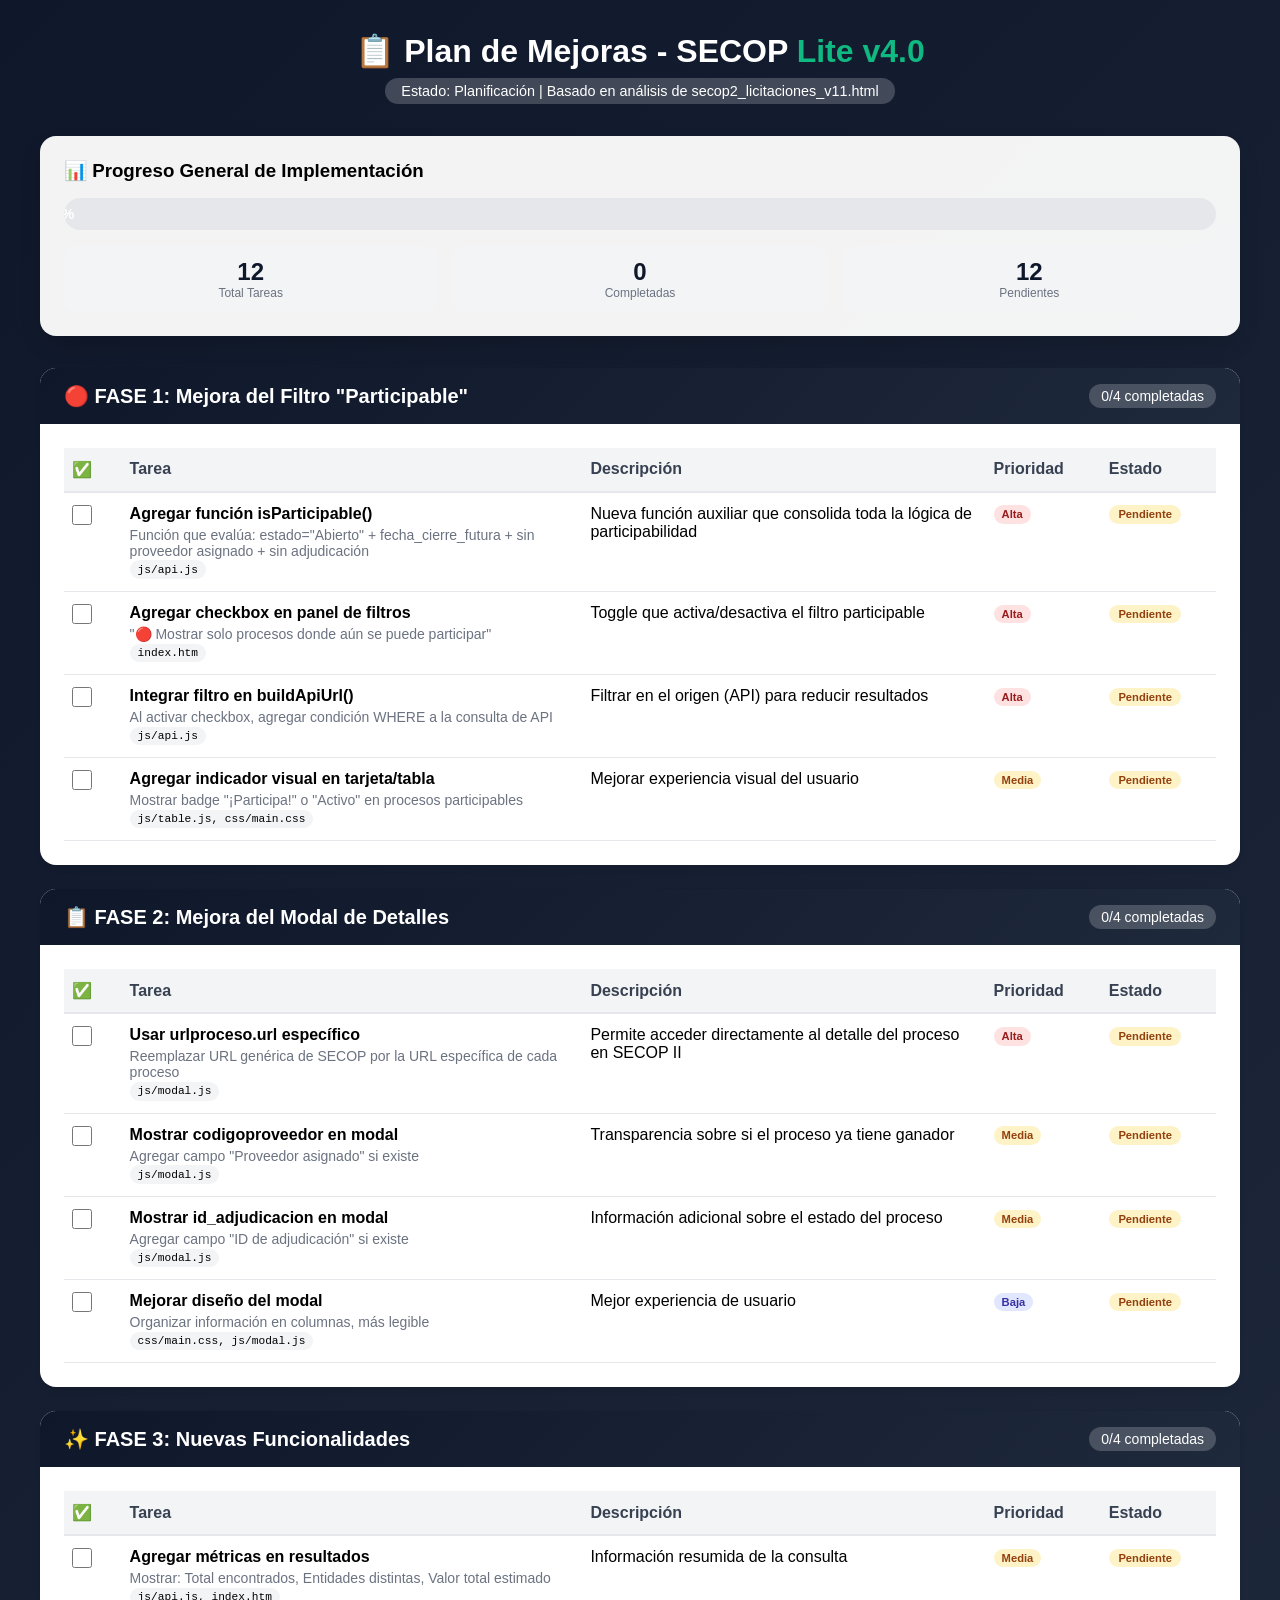
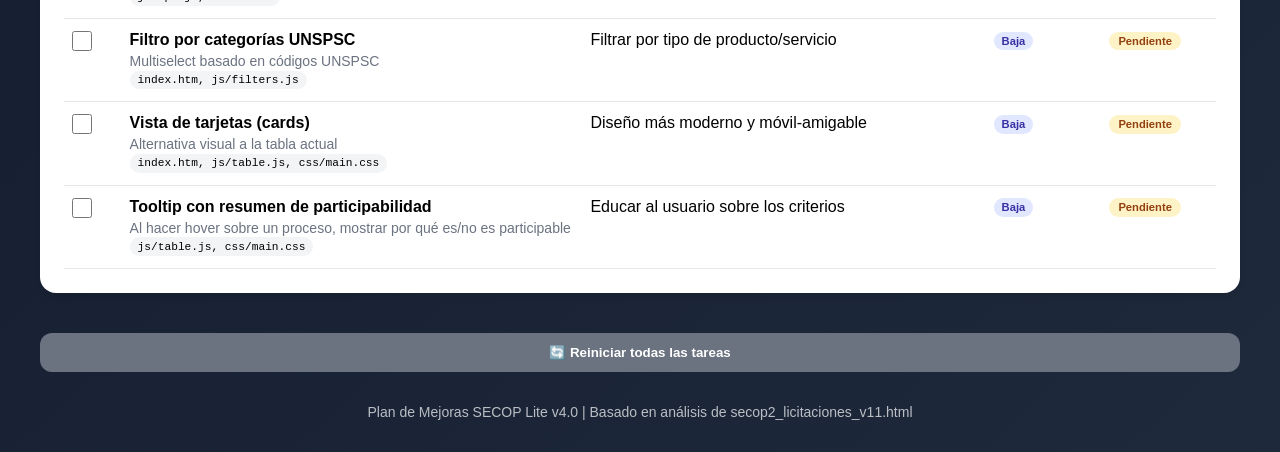
<file: guia.html>
<!DOCTYPE html>
<html lang="es">
<head>
    <meta charset="UTF-8">
    <meta name="viewport" content="width=device-width, initial-scale=1.0">
    <title>Plan de Mejoras - SECOP Lite v4.0</title>
    <style>
        * {
            margin: 0;
            padding: 0;
            box-sizing: border-box;
        }

        body {
            font-family: 'Segoe UI', Tahoma, Geneva, Verdana, sans-serif;
            background: linear-gradient(135deg, #0f172a 0%, #1e293b 100%);
            min-height: 100vh;
            padding: 2rem;
        }

        .container {
            max-width: 1200px;
            margin: 0 auto;
        }

        /* Header */
        .header {
            text-align: center;
            color: white;
            margin-bottom: 2rem;
        }

        .header h1 {
            font-size: 2rem;
            margin-bottom: 0.5rem;
        }

        .header .badge {
            background: rgba(255,255,255,0.2);
            padding: 0.3rem 1rem;
            border-radius: 2rem;
            font-size: 0.9rem;
            display: inline-block;
        }

        .version {
            color: #10b981;
            font-weight: bold;
        }

        /* Barra de progreso */
        .progress-card {
            background: rgba(255,255,255,0.95);
            border-radius: 1rem;
            padding: 1.5rem;
            margin-bottom: 2rem;
            box-shadow: 0 10px 25px -5px rgba(0,0,0,0.2);
        }

        .progress-bar-container {
            background: #e5e7eb;
            border-radius: 1rem;
            height: 2rem;
            overflow: hidden;
            margin: 1rem 0;
        }

        .progress-fill {
            background: #10b981;
            height: 100%;
            border-radius: 1rem;
            display: flex;
            align-items: center;
            justify-content: center;
            color: white;
            font-weight: bold;
            font-size: 0.875rem;
            transition: width 0.3s ease;
        }

        .stats {
            display: flex;
            justify-content: space-between;
            gap: 1rem;
            flex-wrap: wrap;
            margin-top: 1rem;
        }

        .stat {
            background: #f3f4f6;
            padding: 0.75rem;
            border-radius: 0.75rem;
            text-align: center;
            flex: 1;
        }

        .stat .number {
            font-size: 1.5rem;
            font-weight: bold;
            color: #0f172a;
        }

        .stat .label {
            font-size: 0.75rem;
            color: #6b7280;
        }

        /* Tarjetas de fase */
        .phase {
            background: white;
            border-radius: 1rem;
            margin-bottom: 1.5rem;
            overflow: hidden;
            box-shadow: 0 4px 6px -1px rgba(0,0,0,0.1);
        }

        .phase-header {
            background: linear-gradient(135deg, #0f172a, #1e293b);
            color: white;
            padding: 1rem 1.5rem;
            display: flex;
            justify-content: space-between;
            align-items: center;
            cursor: pointer;
        }

        .phase-header h2 {
            font-size: 1.25rem;
        }

        .phase-status {
            font-size: 0.875rem;
            background: rgba(255,255,255,0.2);
            padding: 0.25rem 0.75rem;
            border-radius: 2rem;
        }

        .phase-body {
            padding: 1.5rem;
            display: none;
        }

        .phase-body.open {
            display: block;
        }

        /* Tabla de tareas */
        .task-table {
            width: 100%;
            border-collapse: collapse;
        }

        .task-table th {
            text-align: left;
            padding: 0.75rem 0.5rem;
            background: #f3f4f6;
            font-weight: 600;
            color: #374151;
            border-bottom: 2px solid #e5e7eb;
        }

        .task-table td {
            padding: 0.75rem 0.5rem;
            border-bottom: 1px solid #e5e7eb;
            vertical-align: top;
        }

        .task-desc {
            font-size: 0.875rem;
            color: #6b7280;
            margin-top: 0.25rem;
        }

        .task-files {
            font-size: 0.7rem;
            background: #f3f4f6;
            padding: 0.2rem 0.5rem;
            border-radius: 1rem;
            font-family: monospace;
            display: inline-block;
        }

        .badge-pending {
            background: #fef3c7;
            color: #92400e;
            padding: 0.2rem 0.6rem;
            border-radius: 2rem;
            font-size: 0.7rem;
            font-weight: 600;
        }

        .badge-done {
            background: #d1fae5;
            color: #065f46;
            padding: 0.2rem 0.6rem;
            border-radius: 2rem;
            font-size: 0.7rem;
            font-weight: 600;
        }

        .btn-complete {
            background: #10b981;
            color: white;
            border: none;
            padding: 0.4rem 1rem;
            border-radius: 0.5rem;
            cursor: pointer;
            font-size: 0.75rem;
            transition: all 0.2s;
        }

        .btn-complete:hover {
            background: #059669;
        }

        .btn-pending {
            background: #6b7280;
            color: white;
            border: none;
            padding: 0.4rem 1rem;
            border-radius: 0.5rem;
            cursor: pointer;
            font-size: 0.75rem;
        }

        .btn-reset {
            background: #6b7280;
            color: white;
            border: none;
            padding: 0.75rem 1.5rem;
            border-radius: 0.75rem;
            cursor: pointer;
            font-weight: 600;
            margin-top: 1rem;
            width: 100%;
        }

        .btn-reset:hover {
            background: #4b5563;
        }

        .footer {
            text-align: center;
            color: rgba(255,255,255,0.7);
            margin-top: 2rem;
            font-size: 0.875rem;
        }

        .checkbox {
            width: 20px;
            height: 20px;
            cursor: pointer;
            accent-color: #10b981;
        }

        .priority-high {
            background: #fee2e2;
            color: #991b1b;
            padding: 0.2rem 0.5rem;
            border-radius: 1rem;
            font-size: 0.7rem;
            font-weight: 600;
        }

        .priority-med {
            background: #fef3c7;
            color: #92400e;
            padding: 0.2rem 0.5rem;
            border-radius: 1rem;
            font-size: 0.7rem;
            font-weight: 600;
        }

        .priority-low {
            background: #e0e7ff;
            color: #3730a3;
            padding: 0.2rem 0.5rem;
            border-radius: 1rem;
            font-size: 0.7rem;
            font-weight: 600;
        }
    </style>
</head>
<body>
    <div class="container">
        <div class="header">
            <h1>📋 Plan de Mejoras - SECOP <span class="version">Lite v4.0</span></h1>
            <p class="badge">Estado: Planificación | Basado en análisis de secop2_licitaciones_v11.html</p>
        </div>

        <!-- Barra de progreso -->
        <div class="progress-card">
            <h3>📊 Progreso General de Implementación</h3>
            <div class="progress-bar-container">
                <div id="globalProgressFill" class="progress-fill" style="width: 0%;">0%</div>
            </div>
            <div class="stats">
                <div class="stat">
                    <div class="number" id="totalTasks">0</div>
                    <div class="label">Total Tareas</div>
                </div>
                <div class="stat">
                    <div class="number" id="completedTasks">0</div>
                    <div class="label">Completadas</div>
                </div>
                <div class="stat">
                    <div class="number" id="pendingTasks">0</div>
                    <div class="label">Pendientes</div>
                </div>
            </div>
        </div>

        <!-- FASE 1: Mejora del Filtro Participable -->
        <div class="phase">
            <div class="phase-header" onclick="togglePhase(this)">
                <h2>🔴 FASE 1: Mejora del Filtro "Participable"</h2>
                <span class="phase-status" id="phase1Status">0/4 completadas</span>
            </div>
            <div class="phase-body">
                <table class="task-table">
                    <thead>
                        <tr><th style="width:5%">✅</th><th style="width:40%">Tarea</th><th style="width:35%">Descripción</th><th style="width:10%">Prioridad</th><th style="width:10%">Estado</th></tr>
                    </thead>
                    <tbody>
                        <tr data-task="1.1">
                            <td><input type="checkbox" class="checkbox" onchange="toggleTask(this, '1.1')"></td>
                            <td>
                                <strong>Agregar función isParticipable()</strong>
                                <div class="task-desc">Función que evalúa: estado="Abierto" + fecha_cierre_futura + sin proveedor asignado + sin adjudicación</div>
                                <span class="task-files">js/api.js</span>
                            </td>
                            <td>Nueva función auxiliar que consolida toda la lógica de participabilidad</td>
                            <td><span class="priority-high">Alta</span></td>
                            <td><span class="badge-pending" id="status1.1">Pendiente</span></td>
                        </tr>
                        <tr data-task="1.2">
                            <td><input type="checkbox" class="checkbox" onchange="toggleTask(this, '1.2')"></td>
                            <td>
                                <strong>Agregar checkbox en panel de filtros</strong>
                                <div class="task-desc">"🔴 Mostrar solo procesos donde aún se puede participar"</div>
                                <span class="task-files">index.htm</span>
                            </td>
                            <td>Toggle que activa/desactiva el filtro participable</td>
                            <td><span class="priority-high">Alta</span></td>
                            <td><span class="badge-pending" id="status1.2">Pendiente</span></td>
                        </tr>
                        <tr data-task="1.3">
                            <td><input type="checkbox" class="checkbox" onchange="toggleTask(this, '1.3')"></td>
                            <td>
                                <strong>Integrar filtro en buildApiUrl()</strong>
                                <div class="task-desc">Al activar checkbox, agregar condición WHERE a la consulta de API</div>
                                <span class="task-files">js/api.js</span>
                            </td>
                            <td>Filtrar en el origen (API) para reducir resultados</td>
                            <td><span class="priority-high">Alta</span></td>
                            <td><span class="badge-pending" id="status1.3">Pendiente</span></td>
                        </tr>
                        <tr data-task="1.4">
                            <td><input type="checkbox" class="checkbox" onchange="toggleTask(this, '1.4')"></td>
                            <td>
                                <strong>Agregar indicador visual en tarjeta/tabla</strong>
                                <div class="task-desc">Mostrar badge "¡Participa!" o "Activo" en procesos participables</div>
                                <span class="task-files">js/table.js, css/main.css</span>
                            </td>
                            <td>Mejorar experiencia visual del usuario</td>
                            <td><span class="priority-med">Media</span></td>
                            <td><span class="badge-pending" id="status1.4">Pendiente</span></td>
                        </tr>
                    </tbody>
                </table>
            </div>
        </div>

        <!-- FASE 2: Mejora del Modal de Detalles -->
        <div class="phase">
            <div class="phase-header" onclick="togglePhase(this)">
                <h2>📋 FASE 2: Mejora del Modal de Detalles</h2>
                <span class="phase-status" id="phase2Status">0/4 completadas</span>
            </div>
            <div class="phase-body">
                <table class="task-table">
                    <thead>
                        <tr><th style="width:5%">✅</th><th style="width:40%">Tarea</th><th style="width:35%">Descripción</th><th style="width:10%">Prioridad</th><th style="width:10%">Estado</th></tr>
                    </thead>
                    <tbody>
                        <tr data-task="2.1">
                            <td><input type="checkbox" class="checkbox" onchange="toggleTask(this, '2.1')"></td>
                            <td>
                                <strong>Usar urlproceso.url específico</strong>
                                <div class="task-desc">Reemplazar URL genérica de SECOP por la URL específica de cada proceso</div>
                                <span class="task-files">js/modal.js</span>
                            </td>
                            <td>Permite acceder directamente al detalle del proceso en SECOP II</td>
                            <td><span class="priority-high">Alta</span></td>
                            <td><span class="badge-pending" id="status2.1">Pendiente</span></td>
                        </tr>
                        <tr data-task="2.2">
                            <td><input type="checkbox" class="checkbox" onchange="toggleTask(this, '2.2')"></td>
                            <td>
                                <strong>Mostrar codigoproveedor en modal</strong>
                                <div class="task-desc">Agregar campo "Proveedor asignado" si existe</div>
                                <span class="task-files">js/modal.js</span>
                            </td>
                            <td>Transparencia sobre si el proceso ya tiene ganador</td>
                            <td><span class="priority-med">Media</span></td>
                            <td><span class="badge-pending" id="status2.2">Pendiente</span></td>
                        </tr>
                        <tr data-task="2.3">
                            <td><input type="checkbox" class="checkbox" onchange="toggleTask(this, '2.3')"></td>
                            <td>
                                <strong>Mostrar id_adjudicacion en modal</strong>
                                <div class="task-desc">Agregar campo "ID de adjudicación" si existe</div>
                                <span class="task-files">js/modal.js</span>
                            </td>
                            <td>Información adicional sobre el estado del proceso</td>
                            <td><span class="priority-med">Media</span></td>
                            <td><span class="badge-pending" id="status2.3">Pendiente</span></td>
                        </tr>
                        <tr data-task="2.4">
                            <td><input type="checkbox" class="checkbox" onchange="toggleTask(this, '2.4')"></td>
                            <td>
                                <strong>Mejorar diseño del modal</strong>
                                <div class="task-desc">Organizar información en columnas, más legible</div>
                                <span class="task-files">css/main.css, js/modal.js</span>
                            </td>
                            <td>Mejor experiencia de usuario</td>
                            <td><span class="priority-low">Baja</span></td>
                            <td><span class="badge-pending" id="status2.4">Pendiente</span></td>
                        </tr>
                    </tbody>
                </table>
            </div>
        </div>

        <!-- FASE 3: Nuevas Funcionalidades -->
        <div class="phase">
            <div class="phase-header" onclick="togglePhase(this)">
                <h2>✨ FASE 3: Nuevas Funcionalidades</h2>
                <span class="phase-status" id="phase3Status">0/4 completadas</span>
            </div>
            <div class="phase-body">
                <table class="task-table">
                    <thead>
                        <tr><th style="width:5%">✅</th><th style="width:40%">Tarea</th><th style="width:35%">Descripción</th><th style="width:10%">Prioridad</th><th style="width:10%">Estado</th></tr>
                    </thead>
                    <tbody>
                        <tr data-task="3.1">
                            <td><input type="checkbox" class="checkbox" onchange="toggleTask(this, '3.1')"></td>
                            <td>
                                <strong>Agregar métricas en resultados</strong>
                                <div class="task-desc">Mostrar: Total encontrados, Entidades distintas, Valor total estimado</div>
                                <span class="task-files">js/api.js, index.htm</span>
                            </td>
                            <td>Información resumida de la consulta</td>
                            <td><span class="priority-med">Media</span></td>
                            <td><span class="badge-pending" id="status3.1">Pendiente</span></td>
                        </tr>
                        <tr data-task="3.2">
                            <td><input type="checkbox" class="checkbox" onchange="toggleTask(this, '3.2')"></td>
                            <td>
                                <strong>Filtro por categorías UNSPSC</strong>
                                <div class="task-desc">Multiselect basado en códigos UNSPSC</div>
                                <span class="task-files">index.htm, js/filters.js</span>
                            </td>
                            <td>Filtrar por tipo de producto/servicio</td>
                            <td><span class="priority-low">Baja</span></td>
                            <td><span class="badge-pending" id="status3.2">Pendiente</span></td>
                        </tr>
                        <tr data-task="3.3">
                            <td><input type="checkbox" class="checkbox" onchange="toggleTask(this, '3.3')"></td>
                            <td>
                                <strong>Vista de tarjetas (cards)</strong>
                                <div class="task-desc">Alternativa visual a la tabla actual</div>
                                <span class="task-files">index.htm, js/table.js, css/main.css</span>
                            </td>
                            <td>Diseño más moderno y móvil-amigable</td>
                            <td><span class="priority-low">Baja</span></td>
                            <td><span class="badge-pending" id="status3.3">Pendiente</span></td>
                        </tr>
                        <tr data-task="3.4">
                            <td><input type="checkbox" class="checkbox" onchange="toggleTask(this, '3.4')"></td>
                            <td>
                                <strong>Tooltip con resumen de participabilidad</strong>
                                <div class="task-desc">Al hacer hover sobre un proceso, mostrar por qué es/no es participable</div>
                                <span class="task-files">js/table.js, css/main.css</span>
                            </td>
                            <td>Educar al usuario sobre los criterios</td>
                            <td><span class="priority-low">Baja</span></td>
                            <td><span class="badge-pending" id="status3.4">Pendiente</span></td>
                        </tr>
                    </tbody>
                </table>
            </div>
        </div>

        <!-- Botón de reinicio -->
        <button class="btn-reset" onclick="resetAllTasks()">🔄 Reiniciar todas las tareas</button>

        <div class="footer">
            <p>Plan de Mejoras SECOP Lite v4.0 | Basado en análisis de secop2_licitaciones_v11.html</p>
        </div>
    </div>

    <script>
        const STORAGE_KEY = 'secop_plan_mejoras';

        function togglePhase(header) {
            const body = header.nextElementSibling;
            body.classList.toggle('open');
        }

        function toggleTask(checkbox, taskId) {
            const isChecked = checkbox.checked;
            saveTaskState(taskId, isChecked);
            updateTaskStatus(taskId, isChecked);
            updateAllProgress();
        }

        function saveTaskState(taskId, isChecked) {
            let tasks = getStoredTasks();
            tasks[taskId] = isChecked;
            localStorage.setItem(STORAGE_KEY, JSON.stringify(tasks));
        }

        function getStoredTasks() {
            const stored = localStorage.getItem(STORAGE_KEY);
            if (stored) {
                try {
                    return JSON.parse(stored);
                } catch(e) {
                    return {};
                }
            }
            return {};
        }

        function updateTaskStatus(taskId, isChecked) {
            const statusSpan = document.getElementById(`status${taskId}`);
            if (statusSpan) {
                statusSpan.textContent = isChecked ? 'Completada' : 'Pendiente';
                statusSpan.className = isChecked ? 'badge-done' : 'badge-pending';
            }
        }

        function loadTasksFromStorage() {
            const tasks = getStoredTasks();
            
            document.querySelectorAll('.checkbox').forEach(checkbox => {
                const taskRow = checkbox.closest('tr');
                const taskId = taskRow ? taskRow.getAttribute('data-task') : null;
                if (taskId && tasks[taskId] === true) {
                    checkbox.checked = true;
                    updateTaskStatus(taskId, true);
                }
            });
        }

        function updatePhaseProgress(phaseId, statusId) {
            const phaseContainer = document.getElementById(phaseId);
            if (!phaseContainer) return;
            
            const checkboxes = phaseContainer.querySelectorAll('.checkbox');
            const total = checkboxes.length;
            let completed = 0;
            
            checkboxes.forEach(cb => {
                if (cb.checked) completed++;
            });
            
            const statusSpan = document.getElementById(statusId);
            if (statusSpan) {
                statusSpan.textContent = `${completed}/${total} completadas`;
            }
            
            return { total, completed };
        }

        function updateGlobalProgress() {
            const allCheckboxes = document.querySelectorAll('.checkbox');
            const total = allCheckboxes.length;
            let completed = 0;
            
            allCheckboxes.forEach(cb => {
                if (cb.checked) completed++;
            });
            
            const pending = total - completed;
            const percentage = total === 0 ? 0 : Math.round((completed / total) * 100);
            
            document.getElementById('totalTasks').textContent = total;
            document.getElementById('completedTasks').textContent = completed;
            document.getElementById('pendingTasks').textContent = pending;
            
            const progressFill = document.getElementById('globalProgressFill');
            if (progressFill) {
                progressFill.style.width = `${percentage}%`;
                progressFill.textContent = `${percentage}%`;
            }
        }

        function updateAllProgress() {
            updatePhaseProgress('phase1Tasks', 'phase1Status');
            updatePhaseProgress('phase2Tasks', 'phase2Status');
            updatePhaseProgress('phase3Tasks', 'phase3Status');
            updateGlobalProgress();
        }

        function resetAllTasks() {
            if (confirm('¿Estás seguro de que quieres reiniciar todas las tareas? Se perderá el progreso guardado.')) {
                localStorage.removeItem(STORAGE_KEY);
                document.querySelectorAll('.checkbox').forEach(checkbox => {
                    checkbox.checked = false;
                });
                // Resetear todos los badges
                document.querySelectorAll('[id^="status"]').forEach(span => {
                    span.textContent = 'Pendiente';
                    span.className = 'badge-pending';
                });
                updateAllProgress();
            }
        }

        // Inicializar
        document.addEventListener('DOMContentLoaded', () => {
            loadTasksFromStorage();
            updateAllProgress();
            
            // Abrir todas las fases por defecto
            document.querySelectorAll('.phase-body').forEach(body => {
                body.classList.add('open');
            });
        });
    </script>
</body>
</html>
</file>
